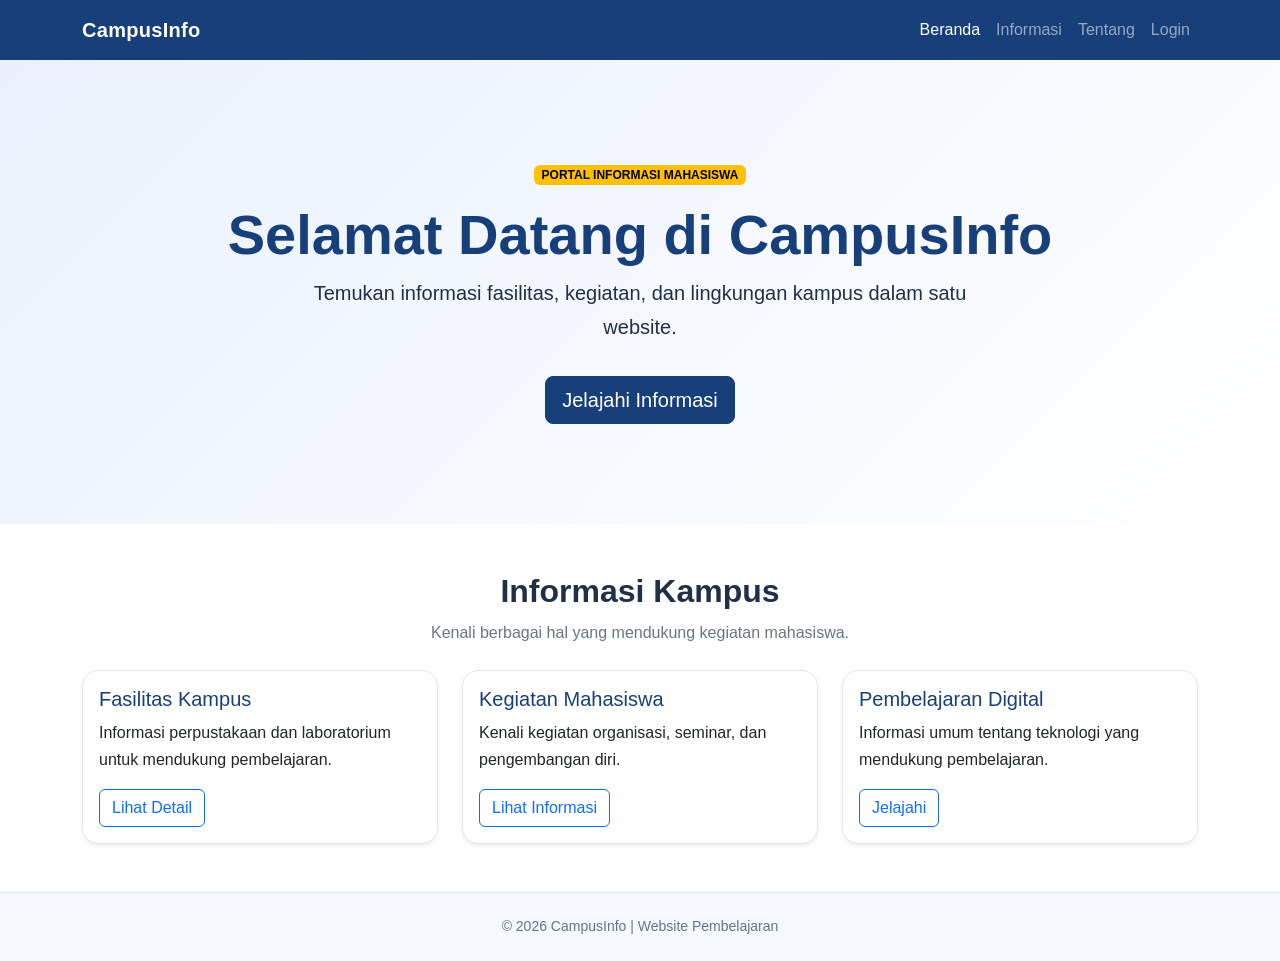
<file: index.html>
<!DOCTYPE html>
<html lang="id">
<head>
    <meta charset="UTF-8">
    <meta name="viewport" content="width=device-width, initial-scale=1.0">
    <title>CampusInfo | Beranda</title>

    <link href="https://cdn.jsdelivr.net/npm/bootstrap@5.3.3/dist/css/bootstrap.min.css"
          rel="stylesheet">
    <link rel="stylesheet" href="style.css">
</head>
<body>

<nav class="navbar navbar-expand-lg navbar-dark bg-primary">
    <div class="container">
        <a class="navbar-brand fw-bold" href="index.html">CampusInfo</a>
        <button class="navbar-toggler" type="button"
                data-bs-toggle="collapse" data-bs-target="#menu">
            <span class="navbar-toggler-icon"></span>
        </button>

        <div class="collapse navbar-collapse" id="menu">
            <ul class="navbar-nav ms-auto">
                <li class="nav-item"><a class="nav-link active" href="index.html">Beranda</a></li>
                <li class="nav-item"><a class="nav-link" href="informasi.html">Informasi</a></li>
                <li class="nav-item"><a class="nav-link" href="tentang.html">Tentang</a></li>
                <li class="nav-item"><a class="nav-link" href="login.html">Login</a></li>
            </ul>
        </div>
    </div>
</nav>

<header class="hero text-center">
    <div class="container">
        <p class="badge text-bg-warning">PORTAL INFORMASI MAHASISWA</p>
        <h1 class="display-4 fw-bold">Selamat Datang di CampusInfo</h1>
        <p class="lead">
            Temukan informasi fasilitas, kegiatan, dan lingkungan kampus
            dalam satu website.
        </p>
        <a href="informasi.html" class="btn btn-primary btn-lg mt-3">
            Jelajahi Informasi
        </a>
    </div>
</header>

<section class="container py-5">
    <div class="text-center mb-4">
        <h2 class="fw-bold">Informasi Kampus</h2>
        <p class="text-secondary">Kenali berbagai hal yang mendukung kegiatan mahasiswa.</p>
    </div>

    <div class="row g-4">
        <div class="col-md-4">
            <div class="card h-100 shadow-sm">
                <div class="card-body">
                    <h3 class="h5 card-title">Fasilitas Kampus</h3>
                    <p class="card-text">Informasi perpustakaan dan laboratorium untuk mendukung pembelajaran.</p>
                    <a href="detail.html" class="btn btn-outline-primary">Lihat Detail</a>
                </div>
            </div>
        </div>

        <div class="col-md-4">
            <div class="card h-100 shadow-sm">
                <div class="card-body">
                    <h3 class="h5 card-title">Kegiatan Mahasiswa</h3>
                    <p class="card-text">Kenali kegiatan organisasi, seminar, dan pengembangan diri.</p>
                    <a href="informasi.html" class="btn btn-outline-primary">Lihat Informasi</a>
                </div>
            </div>
        </div>

        <div class="col-md-4">
            <div class="card h-100 shadow-sm">
                <div class="card-body">
                    <h3 class="h5 card-title">Pembelajaran Digital</h3>
                    <p class="card-text">Informasi umum tentang teknologi yang mendukung pembelajaran.</p>
                    <a href="informasi.html" class="btn btn-outline-primary">Jelajahi</a>
                </div>
            </div>
        </div>
    </div>
</section>

<footer class="footer text-center">
    <p class="mb-0">© 2026 CampusInfo | Website Pembelajaran</p>
</footer>

<script src="https://cdn.jsdelivr.net/npm/bootstrap@5.3.3/dist/js/bootstrap.bundle.min.js"></script>
</body>
</html>
</file>
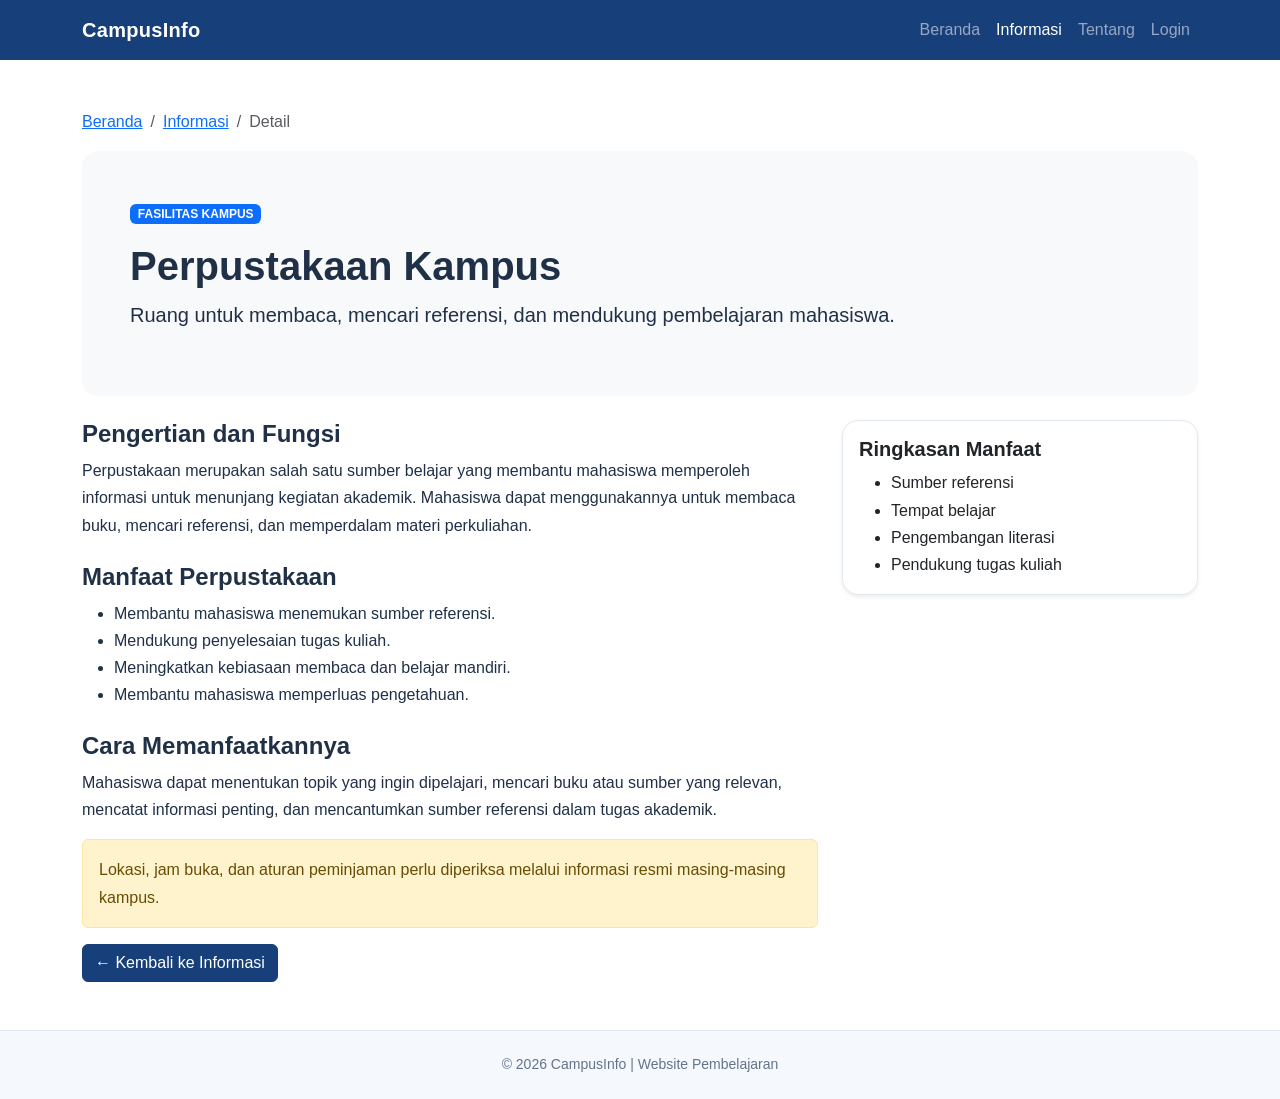
<file: detail.html>
<!DOCTYPE html>
<html lang="id">
<head>
    <meta charset="UTF-8">
    <meta name="viewport" content="width=device-width, initial-scale=1.0">
    <title>CampusInfo | Detail Informasi</title>
    <link href="https://cdn.jsdelivr.net/npm/bootstrap@5.3.3/dist/css/bootstrap.min.css" rel="stylesheet">
    <link rel="stylesheet" href="style.css">
</head>
<body>

<nav class="navbar navbar-expand-lg navbar-dark bg-primary">
    <div class="container">
        <a class="navbar-brand fw-bold" href="index.html">CampusInfo</a>
        <div class="navbar-nav ms-auto flex-row flex-wrap">
            <a class="nav-link" href="index.html">Beranda</a>
            <a class="nav-link active" href="informasi.html">Informasi</a>
            <a class="nav-link" href="tentang.html">Tentang</a>
            <a class="nav-link" href="login.html">Login</a>
        </div>
    </div>
</nav>

<main class="container py-5">
    <nav aria-label="breadcrumb">
        <ol class="breadcrumb">
            <li class="breadcrumb-item"><a href="index.html">Beranda</a></li>
            <li class="breadcrumb-item"><a href="informasi.html">Informasi</a></li>
            <li class="breadcrumb-item active" aria-current="page">Detail</li>
        </ol>
    </nav>

    <div class="p-4 p-md-5 bg-light rounded-4 mb-4">
        <span class="badge text-bg-primary">FASILITAS KAMPUS</span>
        <h1 class="fw-bold mt-3">Perpustakaan Kampus</h1>
        <p class="lead">Ruang untuk membaca, mencari referensi, dan mendukung pembelajaran mahasiswa.</p>
    </div>

    <article class="row g-4">
        <div class="col-lg-8">
            <h2 class="h4 fw-bold">Pengertian dan Fungsi</h2>
            <p>Perpustakaan merupakan salah satu sumber belajar yang membantu mahasiswa memperoleh informasi untuk menunjang kegiatan akademik. Mahasiswa dapat menggunakannya untuk membaca buku, mencari referensi, dan memperdalam materi perkuliahan.</p>

            <h2 class="h4 fw-bold mt-4">Manfaat Perpustakaan</h2>
            <ul>
                <li>Membantu mahasiswa menemukan sumber referensi.</li>
                <li>Mendukung penyelesaian tugas kuliah.</li>
                <li>Meningkatkan kebiasaan membaca dan belajar mandiri.</li>
                <li>Membantu mahasiswa memperluas pengetahuan.</li>
            </ul>

            <h2 class="h4 fw-bold mt-4">Cara Memanfaatkannya</h2>
            <p>Mahasiswa dapat menentukan topik yang ingin dipelajari, mencari buku atau sumber yang relevan, mencatat informasi penting, dan mencantumkan sumber referensi dalam tugas akademik.</p>

            <div class="alert alert-warning">
                Lokasi, jam buka, dan aturan peminjaman perlu diperiksa melalui informasi resmi masing-masing kampus.
            </div>

            <a href="informasi.html" class="btn btn-primary">← Kembali ke Informasi</a>
        </div>

        <aside class="col-lg-4">
            <div class="card shadow-sm">
                <div class="card-body">
                    <h2 class="h5 fw-bold">Ringkasan Manfaat</h2>
                    <ul class="mb-0">
                        <li>Sumber referensi</li>
                        <li>Tempat belajar</li>
                        <li>Pengembangan literasi</li>
                        <li>Pendukung tugas kuliah</li>
                    </ul>
                </div>
            </div>
        </aside>
    </article>
</main>

<footer class="footer text-center">
    <p class="mb-0">© 2026 CampusInfo | Website Pembelajaran</p>
</footer>
<script src="https://cdn.jsdelivr.net/npm/bootstrap@5.3.3/dist/js/bootstrap.bundle.min.js"></script>
</body>
</html>
</file>
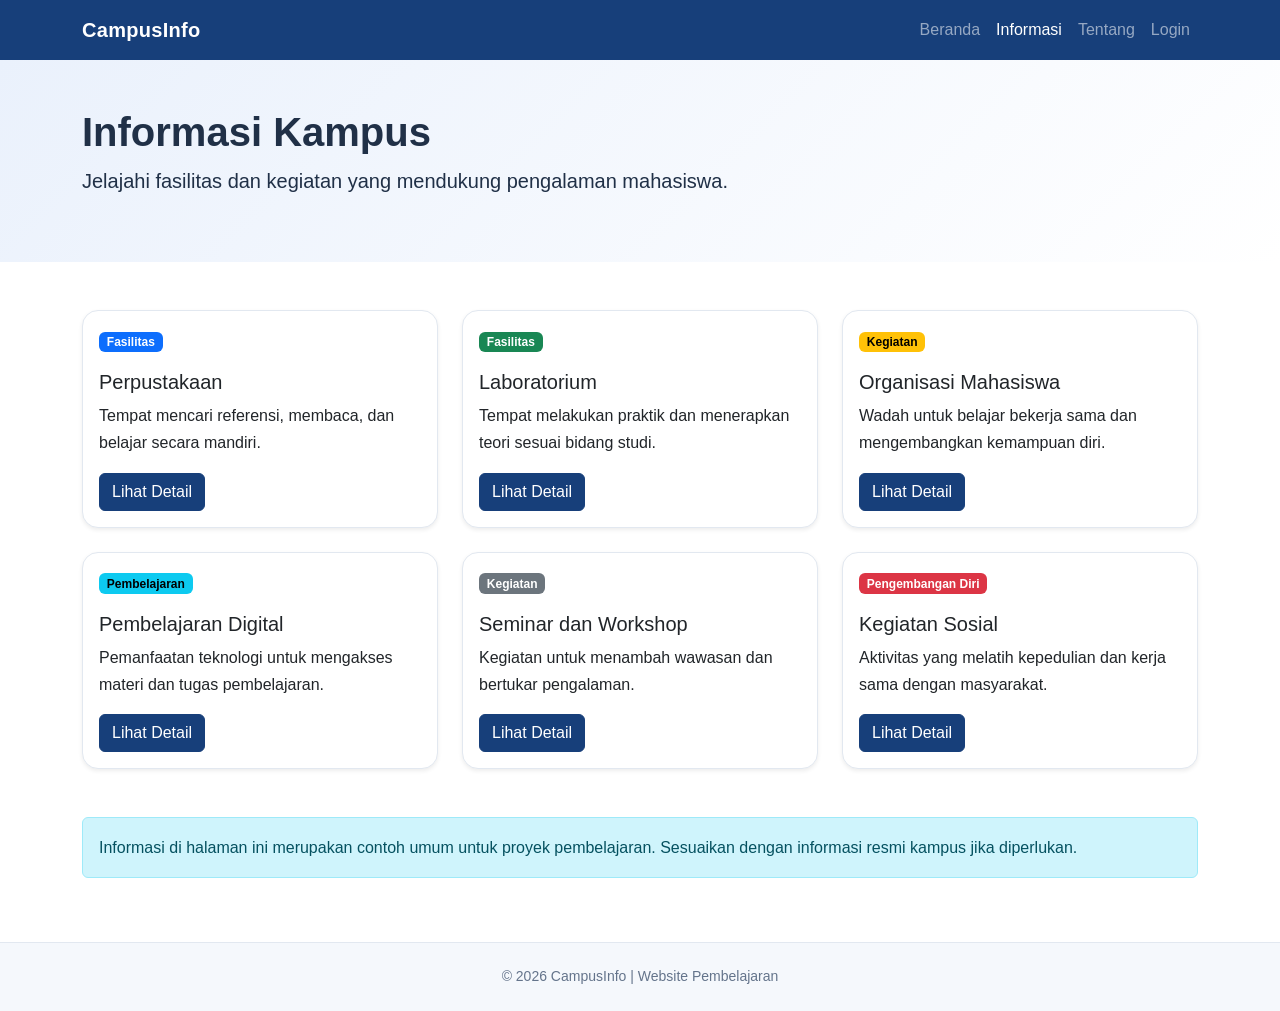
<file: informasi.html>
<!DOCTYPE html>
<html lang="id">
<head>
    <meta charset="UTF-8">
    <meta name="viewport" content="width=device-width, initial-scale=1.0">
    <title>CampusInfo | Informasi</title>
    <link href="https://cdn.jsdelivr.net/npm/bootstrap@5.3.3/dist/css/bootstrap.min.css" rel="stylesheet">
    <link rel="stylesheet" href="style.css">
</head>
<body>

<nav class="navbar navbar-expand-lg navbar-dark bg-primary">
    <div class="container">
        <a class="navbar-brand fw-bold" href="index.html">CampusInfo</a>
        <div class="navbar-nav ms-auto flex-row flex-wrap">
            <a class="nav-link" href="index.html">Beranda</a>
            <a class="nav-link active" href="informasi.html">Informasi</a>
            <a class="nav-link" href="tentang.html">Tentang</a>
            <a class="nav-link" href="login.html">Login</a>
        </div>
    </div>
</nav>

<header class="page-header">
    <div class="container py-5">
        <h1 class="fw-bold">Informasi Kampus</h1>
        <p class="lead">Jelajahi fasilitas dan kegiatan yang mendukung pengalaman mahasiswa.</p>
    </div>
</header>

<main class="container py-5">
    <div class="row g-4">
        <div class="col-md-6 col-lg-4">
            <div class="card h-100 shadow-sm">
                <div class="card-body">
                    <span class="badge text-bg-primary">Fasilitas</span>
                    <h2 class="h5 mt-3">Perpustakaan</h2>
                    <p>Tempat mencari referensi, membaca, dan belajar secara mandiri.</p>
                    <a href="detail.html" class="btn btn-primary">Lihat Detail</a>
                </div>
            </div>
        </div>

        <div class="col-md-6 col-lg-4">
            <div class="card h-100 shadow-sm">
                <div class="card-body">
                    <span class="badge text-bg-success">Fasilitas</span>
                    <h2 class="h5 mt-3">Laboratorium</h2>
                    <p>Tempat melakukan praktik dan menerapkan teori sesuai bidang studi.</p>
                    <a href="detail.html" class="btn btn-primary">Lihat Detail</a>
                </div>
            </div>
        </div>

        <div class="col-md-6 col-lg-4">
            <div class="card h-100 shadow-sm">
                <div class="card-body">
                    <span class="badge text-bg-warning">Kegiatan</span>
                    <h2 class="h5 mt-3">Organisasi Mahasiswa</h2>
                    <p>Wadah untuk belajar bekerja sama dan mengembangkan kemampuan diri.</p>
                    <a href="detail.html" class="btn btn-primary">Lihat Detail</a>
                </div>
            </div>
        </div>

        <div class="col-md-6 col-lg-4">
            <div class="card h-100 shadow-sm">
                <div class="card-body">
                    <span class="badge text-bg-info">Pembelajaran</span>
                    <h2 class="h5 mt-3">Pembelajaran Digital</h2>
                    <p>Pemanfaatan teknologi untuk mengakses materi dan tugas pembelajaran.</p>
                    <a href="detail.html" class="btn btn-primary">Lihat Detail</a>
                </div>
            </div>
        </div>

        <div class="col-md-6 col-lg-4">
            <div class="card h-100 shadow-sm">
                <div class="card-body">
                    <span class="badge text-bg-secondary">Kegiatan</span>
                    <h2 class="h5 mt-3">Seminar dan Workshop</h2>
                    <p>Kegiatan untuk menambah wawasan dan bertukar pengalaman.</p>
                    <a href="detail.html" class="btn btn-primary">Lihat Detail</a>
                </div>
            </div>
        </div>

        <div class="col-md-6 col-lg-4">
            <div class="card h-100 shadow-sm">
                <div class="card-body">
                    <span class="badge text-bg-danger">Pengembangan Diri</span>
                    <h2 class="h5 mt-3">Kegiatan Sosial</h2>
                    <p>Aktivitas yang melatih kepedulian dan kerja sama dengan masyarakat.</p>
                    <a href="detail.html" class="btn btn-primary">Lihat Detail</a>
                </div>
            </div>
        </div>
    </div>

    <div class="alert alert-info mt-5">
        Informasi di halaman ini merupakan contoh umum untuk proyek pembelajaran.
        Sesuaikan dengan informasi resmi kampus jika diperlukan.
    </div>
</main>

<footer class="footer text-center">
    <p class="mb-0">© 2026 CampusInfo | Website Pembelajaran</p>
</footer>
<script src="https://cdn.jsdelivr.net/npm/bootstrap@5.3.3/dist/js/bootstrap.bundle.min.js"></script>
</body>
</html>
</file>
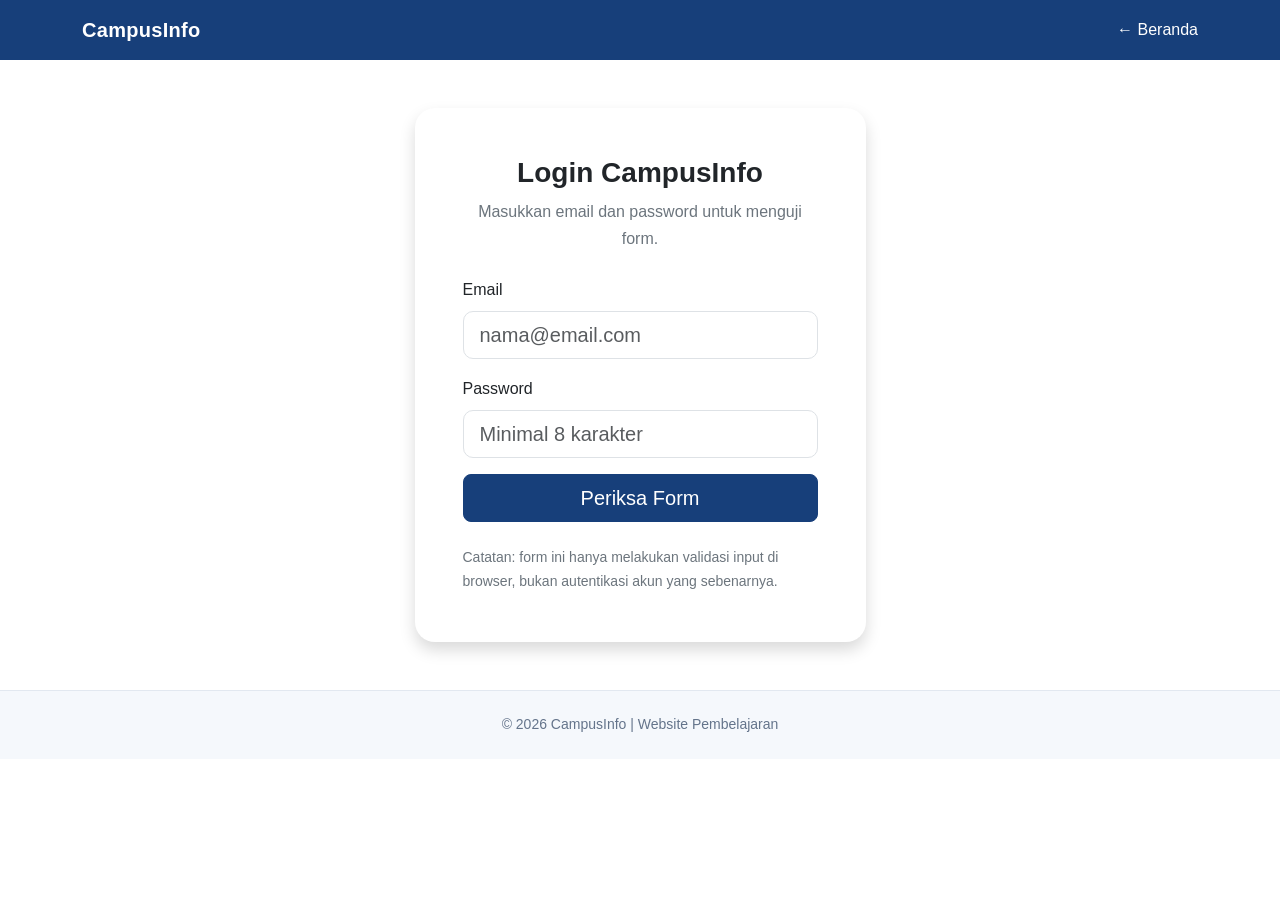
<file: login.html>
<!DOCTYPE html>
<html lang="id">
<head>
    <meta charset="UTF-8">
    <meta name="viewport" content="width=device-width, initial-scale=1.0">
    <title>CampusInfo | Login</title>
    <link href="https://cdn.jsdelivr.net/npm/bootstrap@5.3.3/dist/css/bootstrap.min.css" rel="stylesheet">
    <link rel="stylesheet" href="style.css">
</head>
<body>

<nav class="navbar navbar-expand-lg navbar-dark bg-primary">
    <div class="container">
        <a class="navbar-brand fw-bold" href="index.html">CampusInfo</a>
        <a class="nav-link text-white" href="index.html">← Beranda</a>
    </div>
</nav>

<main class="container py-5">
    <div class="row justify-content-center">
        <div class="col-md-7 col-lg-5">
            <div class="card login-card shadow">
                <div class="card-body p-4 p-md-5">
                    <h1 class="h3 fw-bold text-center">Login CampusInfo</h1>
                    <p class="text-secondary text-center mb-4">
                        Masukkan email dan password untuk menguji form.
                    </p>

                    <div id="pesan" class="alert d-none" role="alert" aria-live="polite"></div>

                    <form id="formLogin" novalidate>
                        <div class="mb-3">
                            <label for="email" class="form-label">Email</label>
                            <input type="email" id="email" name="email"
                                   class="form-control form-control-lg"
                                   placeholder="nama@email.com" required>
                            <div class="invalid-feedback">
                                Masukkan alamat email yang valid.
                            </div>
                        </div>

                        <div class="mb-3">
                            <label for="password" class="form-label">Password</label>
                            <input type="password" id="password" name="password"
                                   class="form-control form-control-lg"
                                   placeholder="Minimal 8 karakter"
                                   minlength="8" required>
                            <div class="invalid-feedback">
                                Password minimal 8 karakter.
                            </div>
                        </div>

                        <button type="submit" class="btn btn-primary btn-lg w-100">
                            Periksa Form
                        </button>
                    </form>

                    <p class="small text-secondary mt-4 mb-0">
                        Catatan: form ini hanya melakukan validasi input di browser,
                        bukan autentikasi akun yang sebenarnya.
                    </p>
                </div>
            </div>
        </div>
    </div>
</main>

<footer class="footer text-center">
    <p class="mb-0">© 2026 CampusInfo | Website Pembelajaran</p>
</footer>

<script src="https://cdn.jsdelivr.net/npm/bootstrap@5.3.3/dist/js/bootstrap.bundle.min.js"></script>
<script src="script.js"></script>
</body>
</html>
</file>
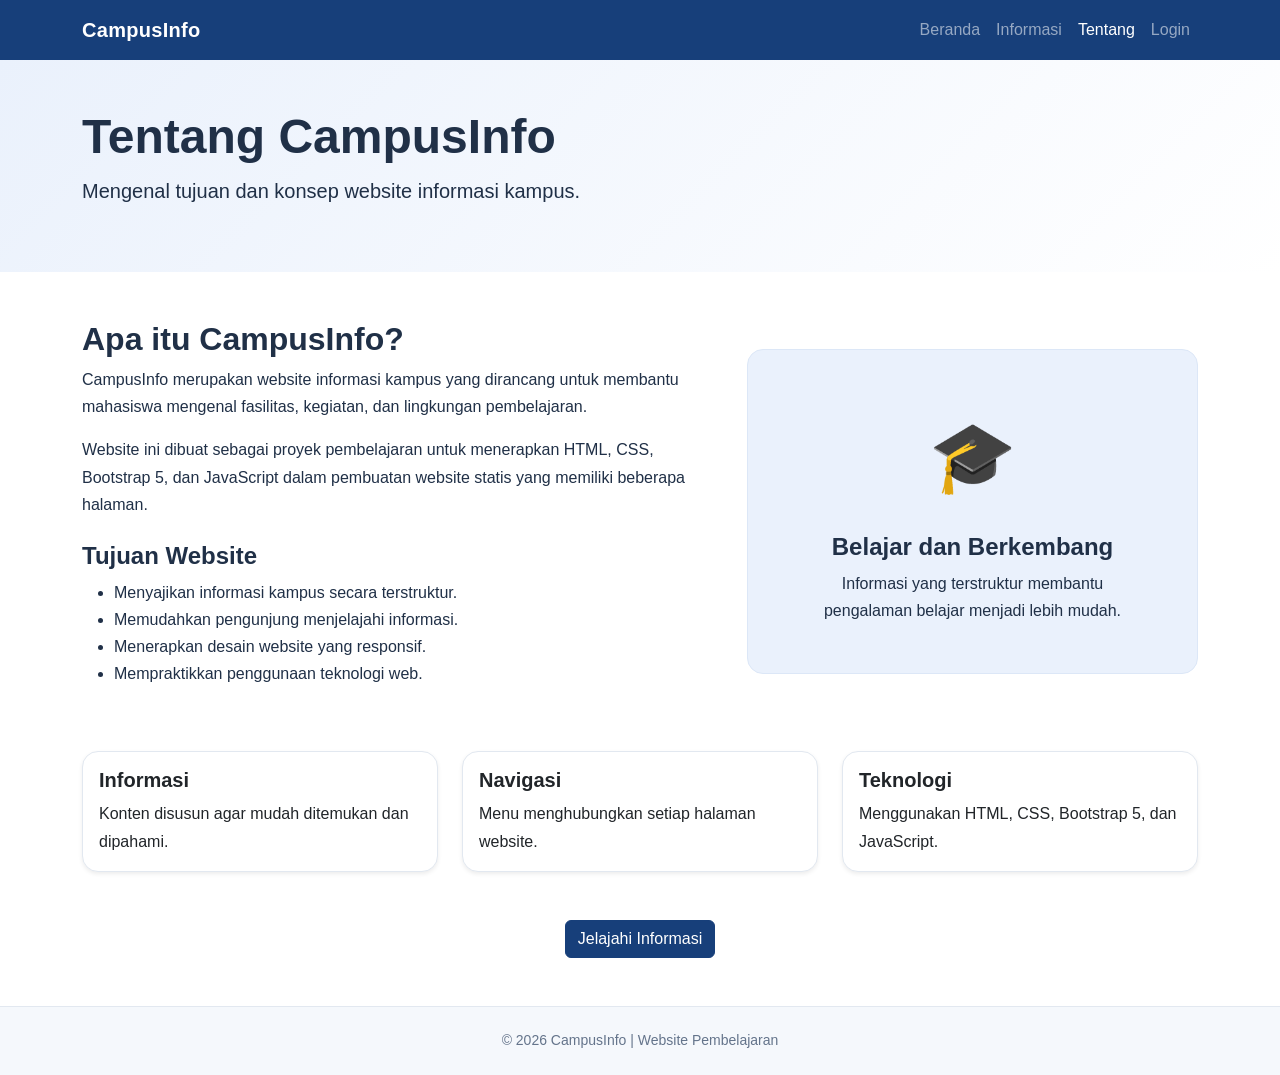
<file: tentang.html>
<!DOCTYPE html>
<html lang="id">
<head>
    <meta charset="UTF-8">
    <meta name="viewport" content="width=device-width, initial-scale=1.0">
    <title>CampusInfo | Tentang</title>
    <link href="https://cdn.jsdelivr.net/npm/bootstrap@5.3.3/dist/css/bootstrap.min.css" rel="stylesheet">
    <link rel="stylesheet" href="style.css">
</head>
<body>

<nav class="navbar navbar-expand-lg navbar-dark bg-primary">
    <div class="container">
        <a class="navbar-brand fw-bold" href="index.html">CampusInfo</a>
        <div class="navbar-nav ms-auto flex-row flex-wrap">
            <a class="nav-link" href="index.html">Beranda</a>
            <a class="nav-link" href="informasi.html">Informasi</a>
            <a class="nav-link active" href="tentang.html">Tentang</a>
            <a class="nav-link" href="login.html">Login</a>
        </div>
    </div>
</nav>

<header class="page-header">
    <div class="container py-5">
        <h1 class="display-5 fw-bold">Tentang CampusInfo</h1>
        <p class="lead">Mengenal tujuan dan konsep website informasi kampus.</p>
    </div>
</header>

<main class="container py-5">
    <div class="row g-4 align-items-center">
        <div class="col-lg-7">
            <h2 class="fw-bold">Apa itu CampusInfo?</h2>
            <p>CampusInfo merupakan website informasi kampus yang dirancang untuk membantu mahasiswa mengenal fasilitas, kegiatan, dan lingkungan pembelajaran.</p>

            <p>Website ini dibuat sebagai proyek pembelajaran untuk menerapkan HTML, CSS, Bootstrap 5, dan JavaScript dalam pembuatan website statis yang memiliki beberapa halaman.</p>

            <h2 class="h4 fw-bold mt-4">Tujuan Website</h2>
            <ul>
                <li>Menyajikan informasi kampus secara terstruktur.</li>
                <li>Memudahkan pengunjung menjelajahi informasi.</li>
                <li>Menerapkan desain website yang responsif.</li>
                <li>Mempraktikkan penggunaan teknologi web.</li>
            </ul>
        </div>

        <div class="col-lg-5">
            <div class="about-box text-center p-5 rounded-4">
                <div class="about-icon">🎓</div>
                <h3 class="h4 fw-bold mt-3">Belajar dan Berkembang</h3>
                <p class="mb-0">Informasi yang terstruktur membantu pengalaman belajar menjadi lebih mudah.</p>
            </div>
        </div>
    </div>

    <div class="row g-4 mt-4">
        <div class="col-md-4">
            <div class="card h-100 shadow-sm">
                <div class="card-body">
                    <h3 class="h5 fw-bold">Informasi</h3>
                    <p class="mb-0">Konten disusun agar mudah ditemukan dan dipahami.</p>
                </div>
            </div>
        </div>

        <div class="col-md-4">
            <div class="card h-100 shadow-sm">
                <div class="card-body">
                    <h3 class="h5 fw-bold">Navigasi</h3>
                    <p class="mb-0">Menu menghubungkan setiap halaman website.</p>
                </div>
            </div>
        </div>

        <div class="col-md-4">
            <div class="card h-100 shadow-sm">
                <div class="card-body">
                    <h3 class="h5 fw-bold">Teknologi</h3>
                    <p class="mb-0">Menggunakan HTML, CSS, Bootstrap 5, dan JavaScript.</p>
                </div>
            </div>
        </div>
    </div>

    <div class="text-center mt-5">
        <a href="informasi.html" class="btn btn-primary">Jelajahi Informasi</a>
    </div>
</main>

<footer class="footer text-center">
    <p class="mb-0">© 2026 CampusInfo | Website Pembelajaran</p>
</footer>
<script src="https://cdn.jsdelivr.net/npm/bootstrap@5.3.3/dist/js/bootstrap.bundle.min.js"></script>
</body>
</html>
</file>
<file: style.css>
:root {
    --biru: #173f7a;
    --biru-muda: #eaf1fc;
    --kuning: #ffd166;
    --teks: #203047;
    --latar: #f5f8fc;
}

html {
    scroll-behavior: smooth;
}

body {
    font-family: Arial, sans-serif;
    color: var(--teks);
    background-color: #ffffff;
    line-height: 1.7;
}

.navbar.bg-primary {
    background-color: var(--biru) !important;
}

.navbar-brand {
    letter-spacing: 0.3px;
}

.hero {
    padding: 100px 20px;
    background: linear-gradient(135deg, var(--biru-muda), #ffffff);
}

.hero h1 {
    color: var(--biru);
}

.hero p {
    max-width: 700px;
    margin-left: auto;
    margin-right: auto;
}

.page-header {
    background: linear-gradient(135deg, var(--biru-muda), #ffffff);
}

.btn-primary {
    background-color: var(--biru);
    border-color: var(--biru);
}

.btn-primary:hover {
    background-color: #102e5a;
    border-color: #102e5a;
}

.card {
    border: 1px solid #e2e8f0;
    border-radius: 16px;
    transition: transform 0.2s ease, box-shadow 0.2s ease;
}

.card:hover {
    transform: translateY(-4px);
    box-shadow: 0 12px 25px rgba(23, 63, 122, 0.10) !important;
}

.card-title {
    color: var(--biru);
}

.about-box {
    background: var(--biru-muda);
    border: 1px solid #dce7f7;
}

.about-icon {
    font-size: 70px;
}

.login-card {
    border: none;
    border-radius: 20px;
}

.form-control {
    border-radius: 10px;
}

.form-control:focus {
    border-color: #7098d3;
    box-shadow: 0 0 0 0.2rem rgba(23, 63, 122, 0.12);
}

.footer {
    padding: 22px 15px;
    background: var(--latar);
    color: #64748b;
    border-top: 1px solid #e2e8f0;
    font-size: 14px;
}

@media (max-width: 576px) {
    .hero {
        padding: 65px 18px;
    }

    .hero h1 {
        font-size: 2.1rem;
    }

    .page-header .container {
        padding-top: 35px !important;
        padding-bottom: 35px !important;
    }
}
</file>
